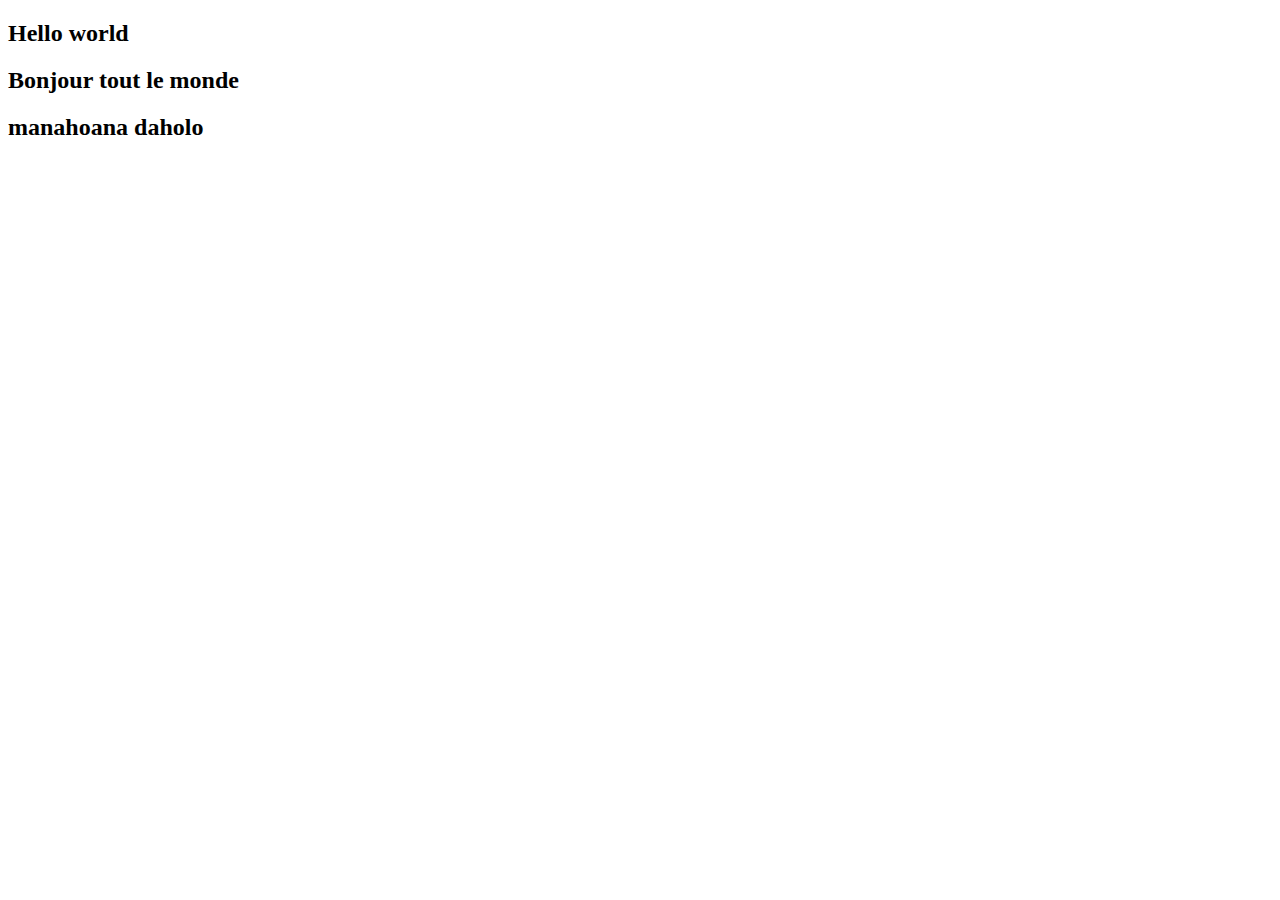
<file: index.html>
<!DOCTYPE html>
<html lang="en">
<head>
    <meta charset="UTF-8">
    <meta name="viewport" content="width=device-width, initial-scale=1.0">
    <title>site de </title>
</head>
<body>
    <h2>Hello world</h2>
    <h2>Bonjour tout le monde</h2>
    <h2>manahoana daholo</h2>
</body>
</html>
</file>
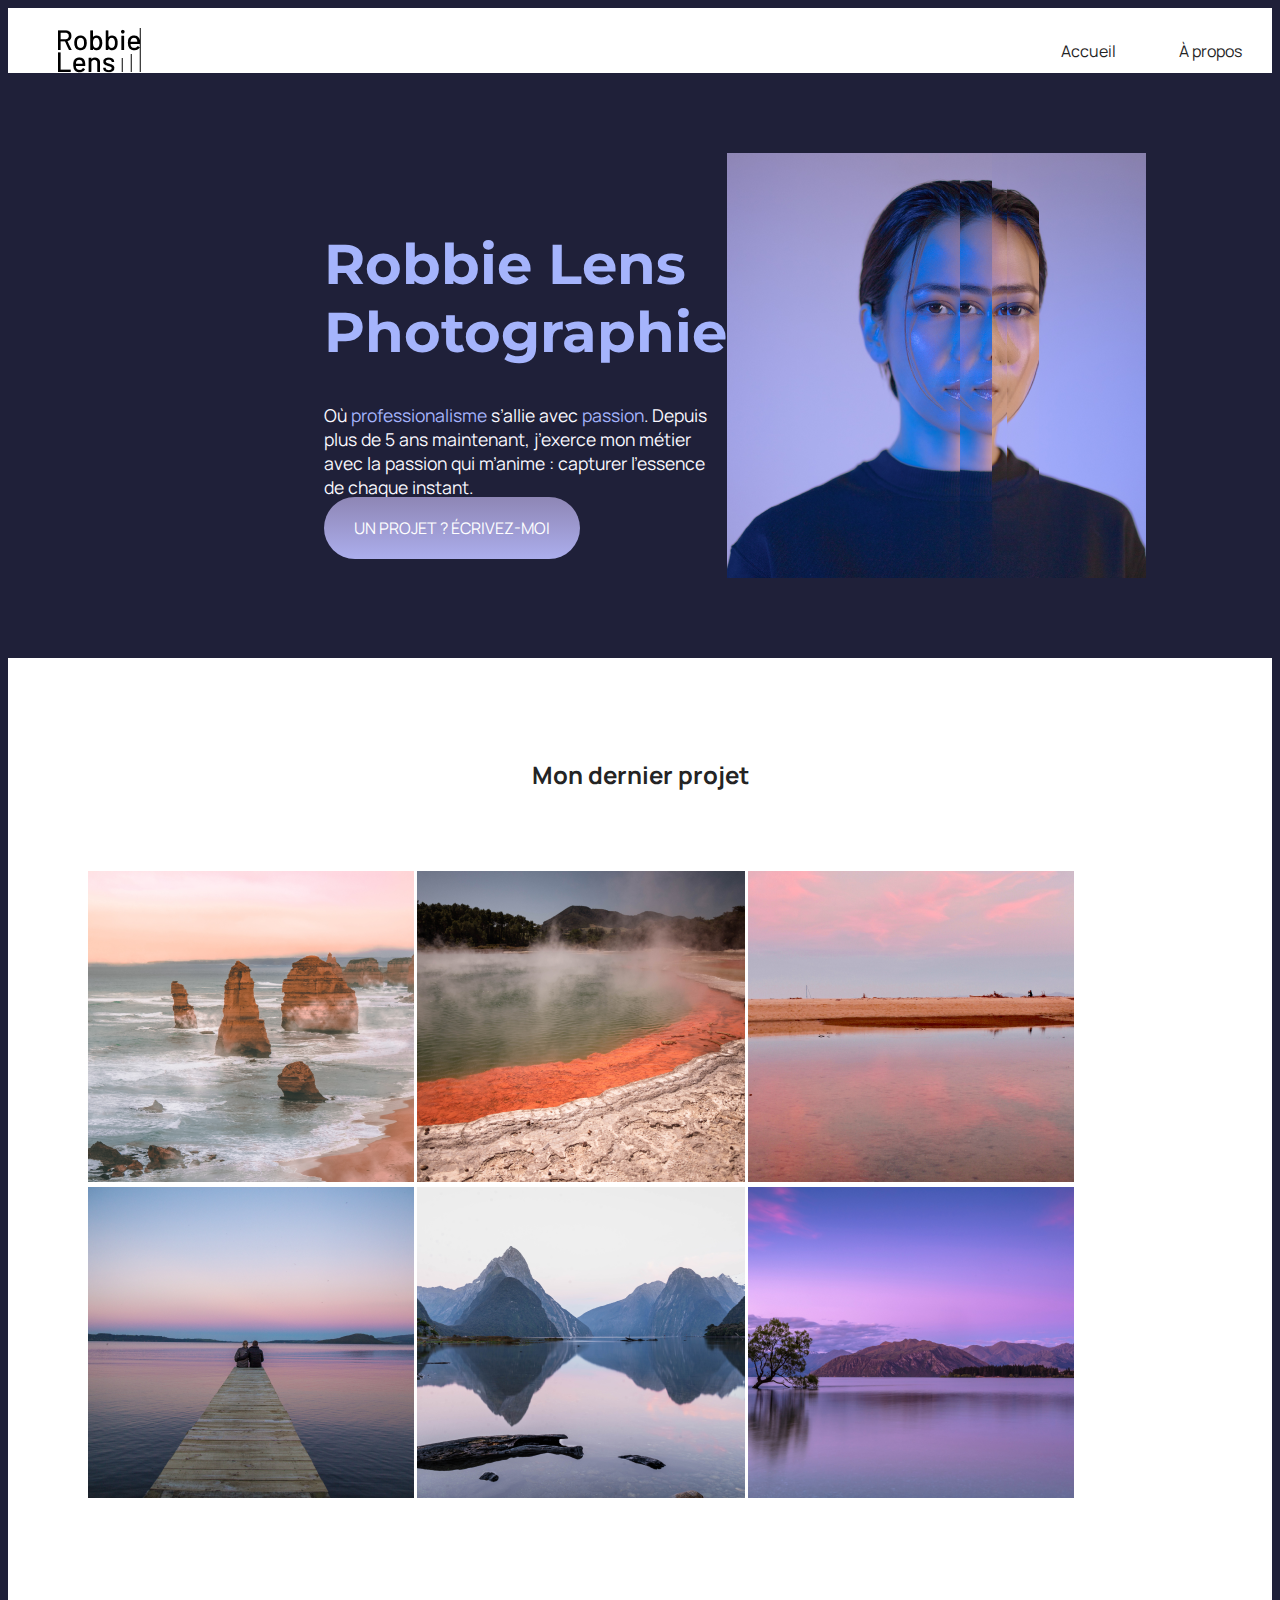
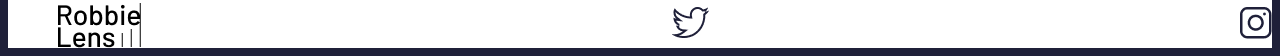
<file: Robbie_Lens/index.html>
<!DOCTYPE html>
<html lang="en">
<head>
    <meta charset="UTF-8">
    <meta name="viewport" content="width=device-width, initial-scale=1.0">
    <link rel="preconnect" href="https://fonts.googleapis.com">
    <link rel="preconnect" href="https://fonts.gstatic.com" crossorigin>
    <link href="https://fonts.googleapis.com/css2?family=Manrope&family=Montserrat&display=swap" rel="stylesheet">
    <link rel="stylesheet" href="style.css">
    <title>Accueil - Robbie Lens Photographie</title>
</head>
<body>
    
    <header class="entete">
        <nav>
            <img src="./images/logo.png" alt="Logo Robbie Lens">
            <div>
                <a href="./index.html" >Accueil</a>
                <a href="./a-propos.html" >À propos</a>
            </div>
        </nav>
    </header>
    
    <main>
        <section class="accueil-introduction">
            <div>
                <h1>Robbie Lens Photographie</h1>
                <p>
                    Où <em>professionalisme</em> s’allie 
                    avec <em>passion</em>. Depuis plus de 5 ans maintenant, j’exerce mon métier avec la passion
                    qui m’anime : capturer l’essence de chaque instant.
                </p>
                <a href="" class="cta">UN PROJET ? ÉCRIVEZ-MOI</a>
            </div>
            <img src="./images/robbie-lens.png" alt="Portrait avec effet de la photographe Robbie Lens">
            
        </section>
        <section class="accueil-photos">
            <h2>Mon dernier projet</h2>
            <div>
                <img src="./images/accueil/element-1.png" alt="Twelve apostles - Australie">
                <img src="./images/accueil/element-2.png" alt="Wai-O-Tapu - Nouvelle-Zélande" >
                <img src="./images/accueil/element-3.png" alt="Parc National d’Abel Tasman - Nouvelle-Zélande" >
            </div>
            <div>
                <img src="./images/accueil/element-4.png" alt="Lac Rotorua - Nouvelle-Zélande" >
                <img src="./images/accueil/element-5.png" alt="Milford Sound - Nouvelle-Zélande" >
                <img src="./images/accueil/element-6.png" alt="Lac Wanaka - Nouvelle-Zélande" >
            </div>
        </section>
    </main>
    
    <footer class="pied-de-page">
        <img src="./images/logo.png" alt="Logo Robbie Lens">
        <a target="_blank" href="https://twitter.com/" class="lien-icone">
            <img src="./images/twitter.png" alt=" logo twitter">
        </a>
        <a target="_blank" href="https://www.instagram.com/" class="lien-icone">
            <img src="./images/instagram.png" alt=" logo instagram" >
        </a>
    </footer>

</body>
</html>
</file>
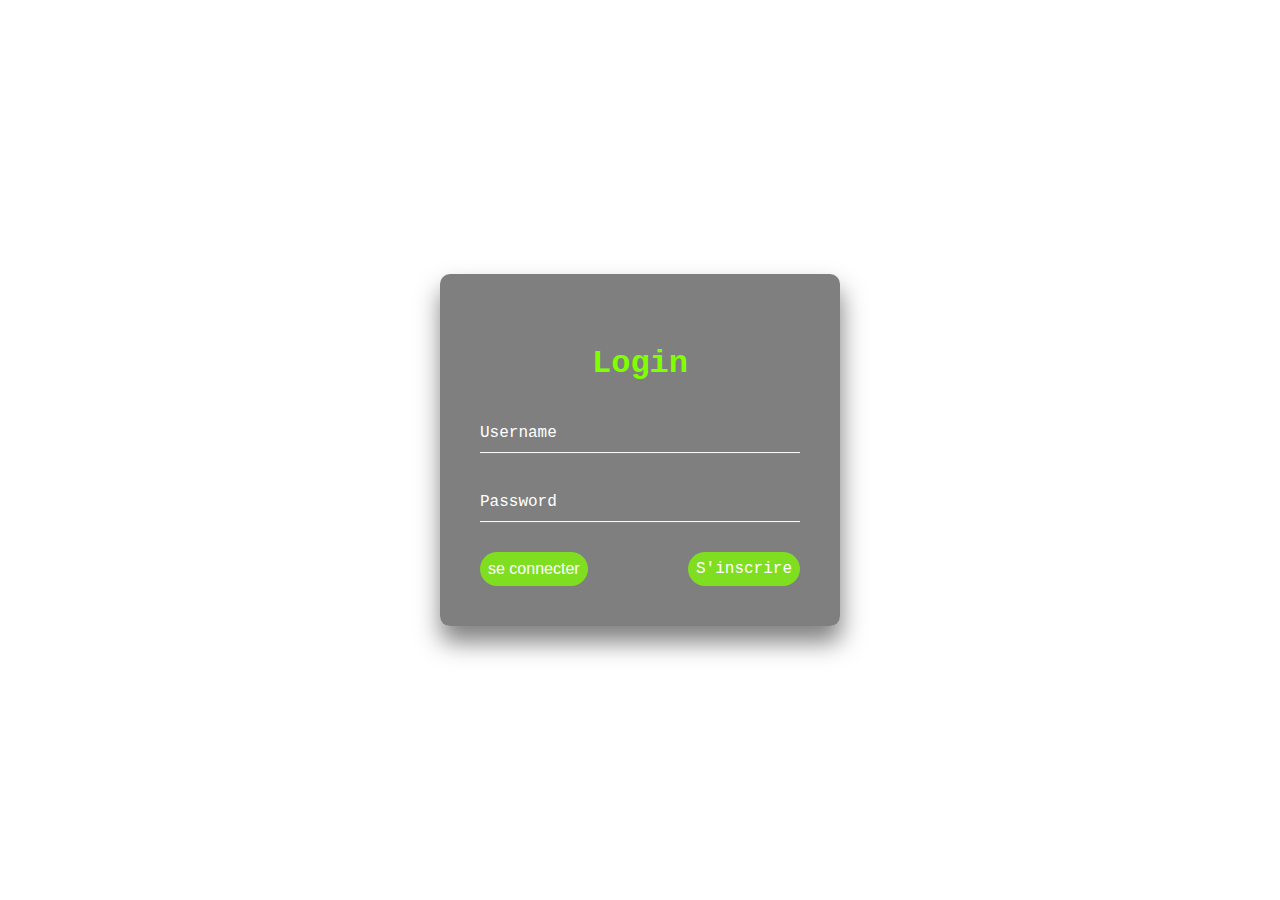
<file: login/login.html>
<!DOCTYPE html>
<html lang="en">
<head>
    <meta charset="UTF-8">
    <meta name="viewport" content="width=device-width, initial-scale=1.0">
    <link rel="stylesheet" href="style.css">
    <title>login</title>
</head>
<body>
    <div class="login-box">
        <h1>Login</h1>

        <form action="" method="get">
            <div class="user-box">
                <input type="text" name="" required = "">
                <label for="">Username</label>
            </div>
            <div class="user-box">
                <input type="password" name="" required = "">
                <label for="">Password</label>
            </div>
            <div class="connecter">
                <input type="submit" value="se connecter">
                <a href="#" >S'inscrire</a>   
            </div>
        </form>
    </div>
</body>
</html>
</file>
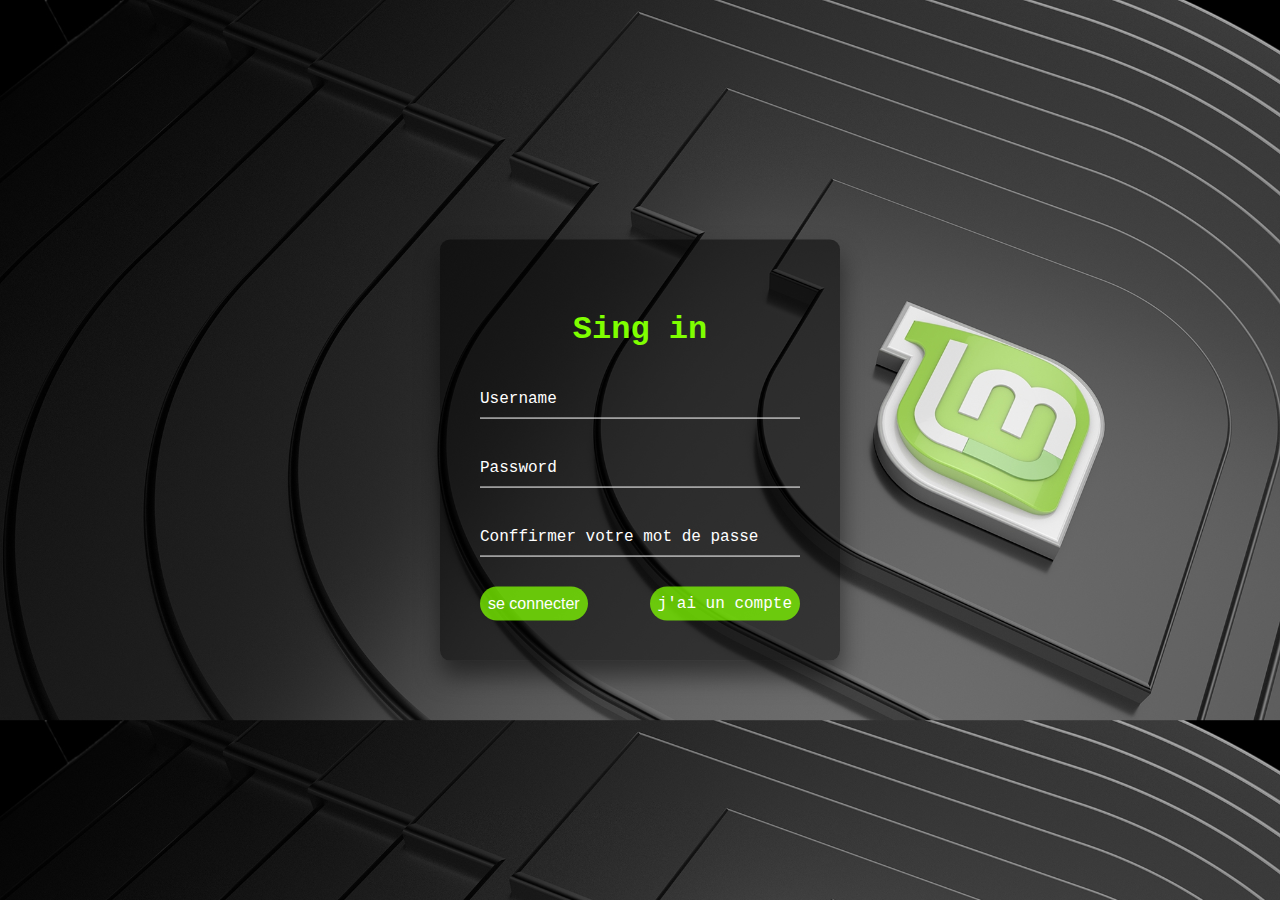
<file: login/singin.html>
<!DOCTYPE html>
<html lang="en">
<head>
    <meta charset="UTF-8">
    <meta name="viewport" content="width=device-width, initial-scale=1.0">
    <link rel="stylesheet" href="style.css">
    <title>login</title>
</head>
<body style="background-image: url(./img/bookwood_linuxmint.jpg)">
    <div class="login-box">
        <h1>Sing in</h1>

        <form action="" method="get">
            <div class="user-box">
                <input type="text" name="" required = "">
                <label for="">Username</label>
            </div>
            <div class="user-box">
                <input type="password" name="" required = "">
                <label for="">Password</label>
            </div>
            <div class="user-box">
                <input type="password" name="" required = "">
                <label for="">Conffirmer votre mot de passe</label>
            </div>
            <div class="connecter">
                <input type="submit" value="se connecter">
                <a href="./login.html" >j'ai un compte</a>   
            </div>
        </form>
    </div>
</body>
</html>
</file>
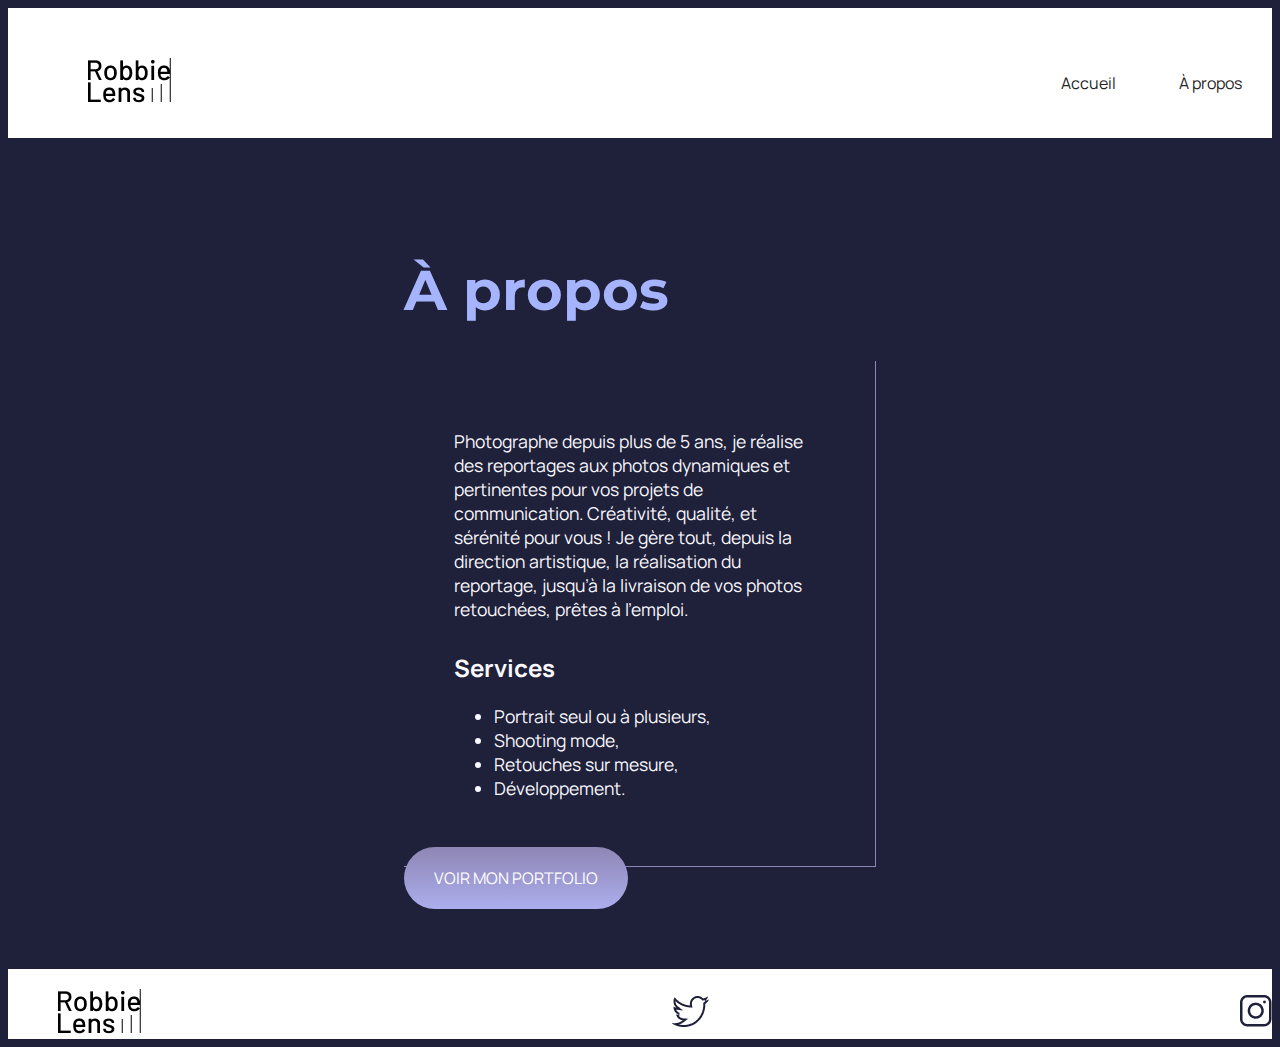
<file: Robbie_Lens/a-propos.html>
<!DOCTYPE html>
<html lang="fr">

<head>
    <meta charset="UTF-8">
    <meta name="viewport" content="width=device-width, initial-scale=1.0">
    <link rel="preconnect" href="https://fonts.googleapis.com">
    <link rel="preconnect" href="https://fonts.gstatic.com" crossorigin>
    <link href="https://fonts.googleapis.com/css2?family=Manrope&family=Montserrat&display=swap" rel="stylesheet">
    <link rel="stylesheet" href="style.css">
    <title>À propos - Robbie Lens Photographie</title>
</head>

<body>
    <header class="entete">
        <nav>
            <a href="./index.html" class="lien-icone">
                <img src="./images/logo.png" alt="Logo Robbie Lens">
            </a>
            <div>
                <a href="./index.html">Accueil</a>
                <a href="./a-propos.html">À propos</a>
            </div>
        </nav>
    </header>
    
    <main class="a-propos-main">
        <section>
            <h1>À propos </h1>
            <div class="carre-contenu">
                <p>
                    Photographe depuis plus de 5 ans, je réalise des reportages aux photos dynamiques 
                    et pertinentes pour vos projets de communication. Créativité, qualité, et sérénité 
                    pour vous ! Je gère tout, depuis la direction artistique, la réalisation du reportage, 
                    jusqu’à la livraison de vos photos retouchées, prêtes à l’emploi.
                </p>       
                <h2>Services</h2>      
                <ul>
                    <li>Portrait seul ou à plusieurs,</li>
                    <li>Shooting mode,</li>
                    <li>Retouches sur mesure,</li>
                    <li>Développement.</li>
                </ul>
            </div>
            <div>
                <a href="" class="cta">VOIR MON PORTFOLIO</a>
            </div>
        </section>
    </main>
    
    <footer class="pied-de-page">
        <a href="./index.html" class="lien-icone">
            <img src="./images/logo.png" alt="Logo Robbie Lens">
        </a>
        <a  target="_blank"  href= "https://twitter.com/" class="lien-icone">
            <img src="./images/twitter.png" alt=" logo twitter">
        </a>
        <a  target="_blank" href= "https://www.instagram.com/" class="lien-icone">
            <img src="./images/instagram.png" alt=" logo instagram">
        </a>
    </footer>   
</body>

</html>
</file>
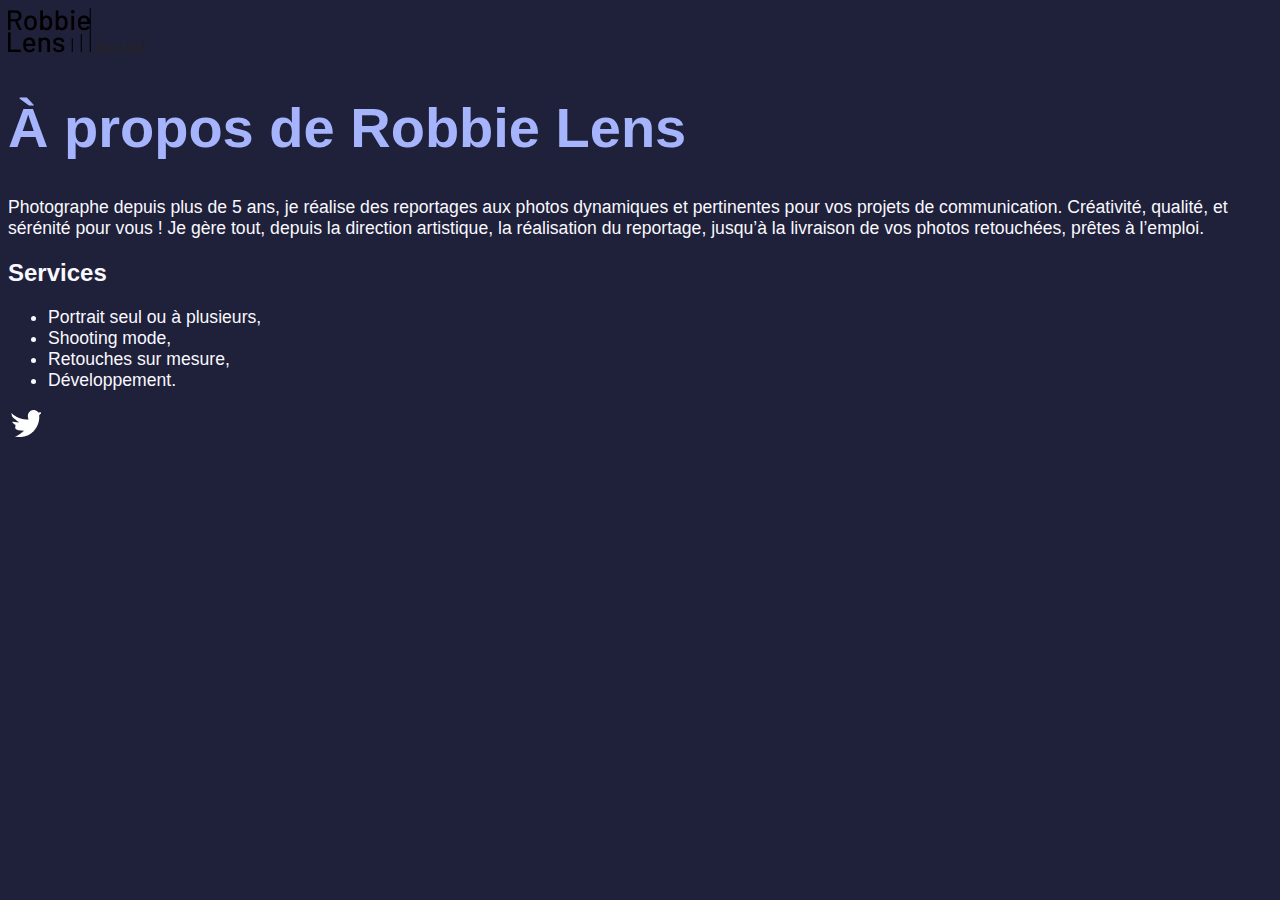
<file: Robbie_Lens/dossier-demo/a-propos.html>
<!DOCTYPE html>
<html lang="fr">

<head>
    <meta charset="UTF-8">
    <meta name="viewport" content="width=device-width, initial-scale=1.0">
    <link rel="stylesheet" href="../style.css">
    <title>À propos - Robbie Lens Photographie</title>
</head>

<body>
    <div>
        <a href="../index.html">
            <img src="../images/logo.png" alt="Logo Robbie Lens">
        </a>
        <a href="../index.html">Accueil</a>
    </div>
    
    
    <h1>À propos de Robbie Lens</h1>

    <p>
        Photographe depuis plus de 5 ans, je réalise des reportages aux photos dynamiques 
        et pertinentes pour vos projets de communication. Créativité, qualité, et sérénité 
        pour vous ! Je gère tout, depuis la direction artistique, la réalisation du reportage, 
        jusqu’à la livraison de vos photos retouchées, prêtes à l’emploi.
    </p>

    <h2>Services</h2>

    <ul>
        <li>Portrait seul ou à plusieurs,</li>
        <li>Shooting mode,</li>
        <li>Retouches sur mesure,</li>
        <li>Développement.</li>
    </ul>

    <div>
        <a  target="_blank"  href= "https://twitter.com/">
            <img src="../images/twitter.png" alt="twitter">
        </a>
        <a  target="_blank" href= "https://www.instagram.com/">
            <img src="../images/instagram.png" alt="instagram">
        </a>
    </div>

</body>

</html>
</file>
<file: Robbie_Lens/style.css>
body {
    font-family: 'Manrope', sans-serif;
    font-size: 1em;
    background-color: #1f2039;
}
  
a {
    color: #242424;
    text-decoration: none;
}

em {
    color: #a5b4fc;
    font-style: normal;
}

h1 {
    font-size: 3.5em;
    color: #a5b4fc;
    font-family: 'Montserrat', sans-serif;
}
  
h2 {
    color: #f9f8ff;
}

p,
li {
    font-size: 1.1em;
    color: #f9f8ff;
}

.entete,
.pied-de-page {
    background-color: white;
    padding: 20px 0px 0px 50px;
}

.cta {
    background: linear-gradient(#8e86b5, #acaeed);
    color: white;
    border-radius: 50px;
    padding: 20px 30px;
}
  
a:hover {
    text-decoration: underline;
}

.cta:hover {
    background: linear-gradient(#696484, #8788ba);
    text-decoration: none;
}


.lien-icone:hover {
    opacity: 0.5;
}

section{
    padding: 80px;
}

.carre-contenu{
    padding: 50px;
    border-right: 1px solid #8e86b5;
    border-bottom: 1px solid #8e86b5;
}

.carre-contenu h2 {
    margin-top: 30px;
}

.a-propos-main {
    width: 50%;
    margin: auto;
}

footer,
nav {
    display: flex;
    flex-direction: row;
    align-items: center;
    justify-content: space-between;
}

nav a{
    padding: 30px;
}

.accueil-photos{
    background-color: white;
    padding: 80px;
}

.accueil-photos h2 {
    color: #242424;
    text-align: center;
    margin-bottom: 80px;
}

.accueil-introduction{
    display: flex;
    flex-direction: row;
    width: 50%;
    align-items: center;
    margin: auto;
}
</file>
<file: login/style.css>
body{
    margin: 0;
    padding: 0;
    font-family: 'Courier New', Courier, monospace;
    background-size: cover;
}
.login-box{
    position: absolute;
    top: 50%;
    left: 50%;
    transform: translate(-50%, -50%);
    width: 400px;
    padding: 40px;
    background-color: rgba(0, 0, 0, 0.5);
    box-sizing: border-box;
    box-shadow: 1px 15px 25px rgba(0, 0, 0, 0.5);
    border-radius: 10px;
}
.login-box h1{
    text-align: center;
    color: chartreuse;
    padding-top: 10px;
    padding-bottom: 10px;
}

.user-box{
    position: relative;
}
.user-box label{
    color: #fff;
    position: absolute;
    top: 0;
    left: 0;
    padding: 10px 0;
    font-size: 16px;
    pointer-events: none;
}
.user-box input{
    width: 100%;
    padding: 10px 0px;
    font-size: 16px;
    color: rgb(0, 255, 0);
    margin-bottom: 30px;
    border: none;
    border-bottom: 1px solid #fff;
    outline: none;
    background: transparent;
    transition: 0.5s;
}
.user-box input:focus ~ label,
.user-box input:valid ~ label{
    top: -20px;
    color: rgb(12, 236, 120);
    font-size: 12px;
}
.connecter{
    display: flex;
    justify-content: space-between;
}
.connecter input,a{
    color: #fff;
    font-size: 16px;
    background-color: rgba(128, 255, 0, 0.742);
    border-radius: 30px;
    padding: 8px;
    border: 1px;
}
.connecter a{
    text-decoration: none;
}
.connecter a:hover{
    background-color: rgb(19, 126, 234);
}
.connecter input:hover{
    color: rgba(128, 255, 0, 0.742);
    background-color: rgb(19, 126, 234);
}
</file>
